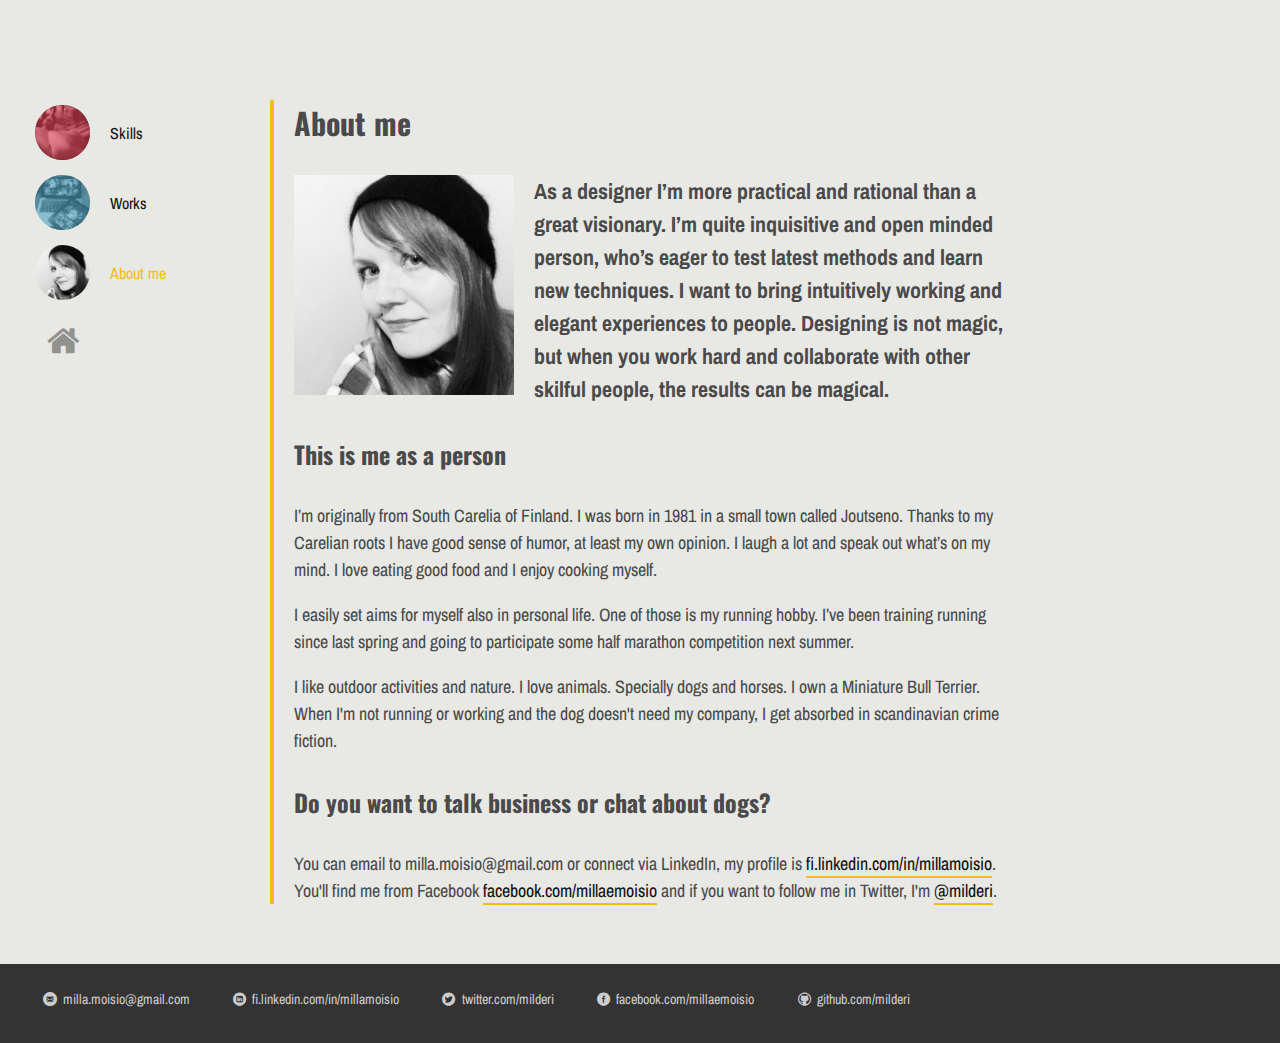
<file: about.html>
<!DOCTYPE html>
<html lang="en">  
	<head> 
		<meta charset="utf-8">
		<meta name="viewport" content="width=device-width,initial-scale=1,minimal-ui">
		<link href='https://fonts.googleapis.com/css?family=Oswald:400,300|Archivo+Narrow:400,700,400italic,700italic' rel='stylesheet' type='text/css'>
		<link rel="stylesheet" href="css/style.css">
		<link rel="shortcut icon" href="img/favicon.ico">
		<title>About me - Milla Moisio - User Interface and Interaction Designer</title>
	</head> 
	<body>
		<header class="about">
			<nav>
				<ul>
					<li class="item skills">
						<a href="skills.html"><span> Skills </span></a>
					</li>
					<li class="item works">
						<a href="works.html"><span> Works </span></a>
					</li>
					<li class="item about active">
						<a href="about.html"><span> About me</span></a>
					</li>
					<li class="item home">
						<a class="icon-home" href="index.html"> <span> Home </span> </a>
					</li>
				</ul>	
			</nav>
		</header> 
		<article class="about">
			<h1>About me</h1>
			<img src="img/me-bw.png">
			<p class="lead">
					As a designer I’m more practical and rational than a great visionary. I’m quite inquisitive and open minded person, who’s eager to test latest methods and learn new techniques. I want to bring intuitively working and elegant experiences to people. Designing is not magic, but when you work hard and collaborate with other skilful people, the results can be magical.       
			</p>

			<h2>This is me as a person</h2>
			<p>I’m originally from South Carelia of Finland. I was born in 1981 in a small town called Joutseno. Thanks to my Carelian roots I have good sense of humor, at least my own opinion. I laugh a lot and speak out what’s on my mind. I love eating good food and I enjoy cooking myself. 
			</p>
			<p>I easily set aims for myself also in personal life. One of those is my running hobby. I’ve been training running since last spring and going to participate some half marathon competition next summer.
			</p>
			<p>I like outdoor activities and nature. I love animals. Specially dogs and horses. I own a Miniature Bull Terrier. When I'm not running or working and the dog doesn't need my company, I get absorbed in scandinavian crime fiction. 
			</p>

			<h2>Do you want to talk business or chat about dogs?</h2>
			<p>You can email to milla.moisio@gmail.com or connect via LinkedIn, my profile is <a href="https://fi.linkedin.com/in/millamoisio">fi.linkedin.com/in/millamoisio</a>.
			You'll find me from Facebook <a href="https://www.facebook.com/millaemoisio">facebook.com/millaemoisio</a> and if you want to follow me in Twitter, I'm <a href="https://twitter.com/milderi">@milderi</a>.
		</article>
		<footer>
			<h2>Contact</h2> 
			<ul>
				<li class="icon-mail-circled">
					milla.moisio@gmail.com
				</li>
				<li class="icon-linkedin-circled">
					<a href="https://fi.linkedin.com/in/millamoisio">fi.linkedin.com/in/millamoisio</a>
				</li>
				<li class="icon-twitter-circled">
					<a href="https://twitter.com/milderi">twitter.com/milderi</a>
				</li>
				<li class="icon-facebook-circled">
					<a href="https://www.facebook.com/millaemoisio">facebook.com/millaemoisio</a>
				</li>
				<li class="icon-github-circled-alt2">
					<a href="https://github.com/milderi">github.com/milderi</a>
				</li>
			</ul>
		</footer>
	</body>
</html>
</file>
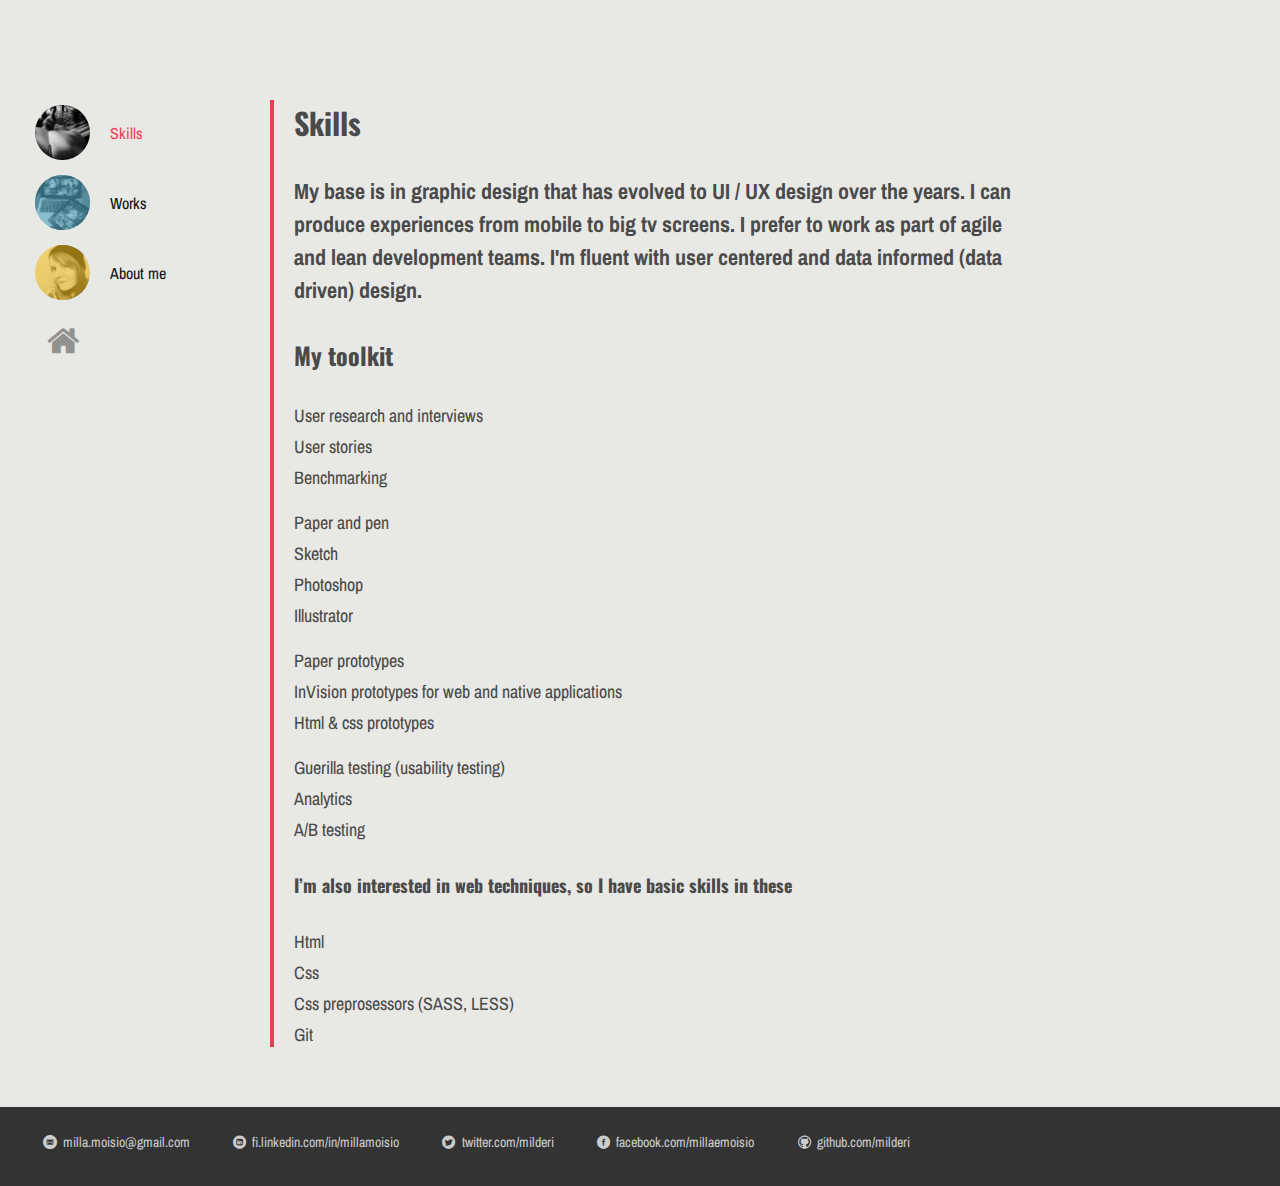
<file: skills.html>
<!DOCTYPE html>
<html lang="en"> 
	<head> 
		<meta charset="utf-8">
		<meta name="viewport" content="width=device-width,initial-scale=1,minimal-ui">
		<link href='https://fonts.googleapis.com/css?family=Oswald:400,300|Archivo+Narrow:400,700,400italic,700italic' rel='stylesheet' type='text/css'>
		<link rel="stylesheet" href="css/style.css">
		<link rel="shortcut icon" href="img/favicon.ico">
		<title>Skills - Milla Moisio - User Interface and Interaction Designer</title>
	</head> 
	<body>
		<header class="skills">
			<nav>
				<ul>
					<li class="item skills active">
						<a href="skills.html"> <span> Skills </span></a>
					</li>
					<li class="item works">
						<a href="works.html"><span> Works </span></a>
					</li>
					<li class="item about">
						<a href="about.html"><span>About me</span></a>
					</li>
					<li class="item home">
						<a class="icon-home" href="index.html"> <span> Home </span> </a>
					</li>
				</ul>	
			</nav>
		</header>
		<article class="skills">
			<h1>Skills</h1>
				<p class="lead">
					My base is in graphic design that has evolved to UI / UX design over the years. I can produce experiences from mobile to big tv screens. I prefer to work as part of agile and lean development teams. I'm fluent with user centered and data informed (data driven) design.  
				</p>
			<h2>My toolkit</h2>
				<ul> 
					<li>User research and interviews</li>
					<li>User stories</li>
					<li>Benchmarking</li>
				</ul>
				<ul> 
					<li>Paper and pen</li>
					<li>Sketch</li>
					<li>Photoshop</li>
					<li>Illustrator</li>
				</ul>
				<ul> 
					<li>Paper prototypes</li>
					<li>InVision prototypes for web and native applications</li>
					<li>Html & css prototypes</li>
				</ul>
				<ul> 
					<li>Guerilla testing (usability testing)</li>
					<li>Analytics</li>
					<li>A/B testing</li>
				</ul>
				<h3>I’m also interested in web techniques, so I have basic skills in these</h3>
				<ul> 
					<li>Html </li>
					<li>Css</li>
					<li>Css preprosessors (SASS, LESS)</li>
					<li>Git</li>
				</ul>
		</article>
		<footer>
			<h2>Contact</h2> 
			<ul>
				<li class="icon-mail-circled">
					milla.moisio@gmail.com
				</li>
				<li class="icon-linkedin-circled">
					<a href="https://fi.linkedin.com/in/millamoisio">fi.linkedin.com/in/millamoisio</a>
				</li>
				<li class="icon-twitter-circled">
					<a href="https://twitter.com/milderi">twitter.com/milderi</a>
				</li>
				<li class="icon-facebook-circled">
					<a href="https://www.facebook.com/millaemoisio">facebook.com/millaemoisio</a>
				</li>
				<li class="icon-github-circled-alt2">
					<a href="https://github.com/milderi">github.com/milderi</a>
				</li>
			</ul>
		</footer>
	</body>
</html>
</file>
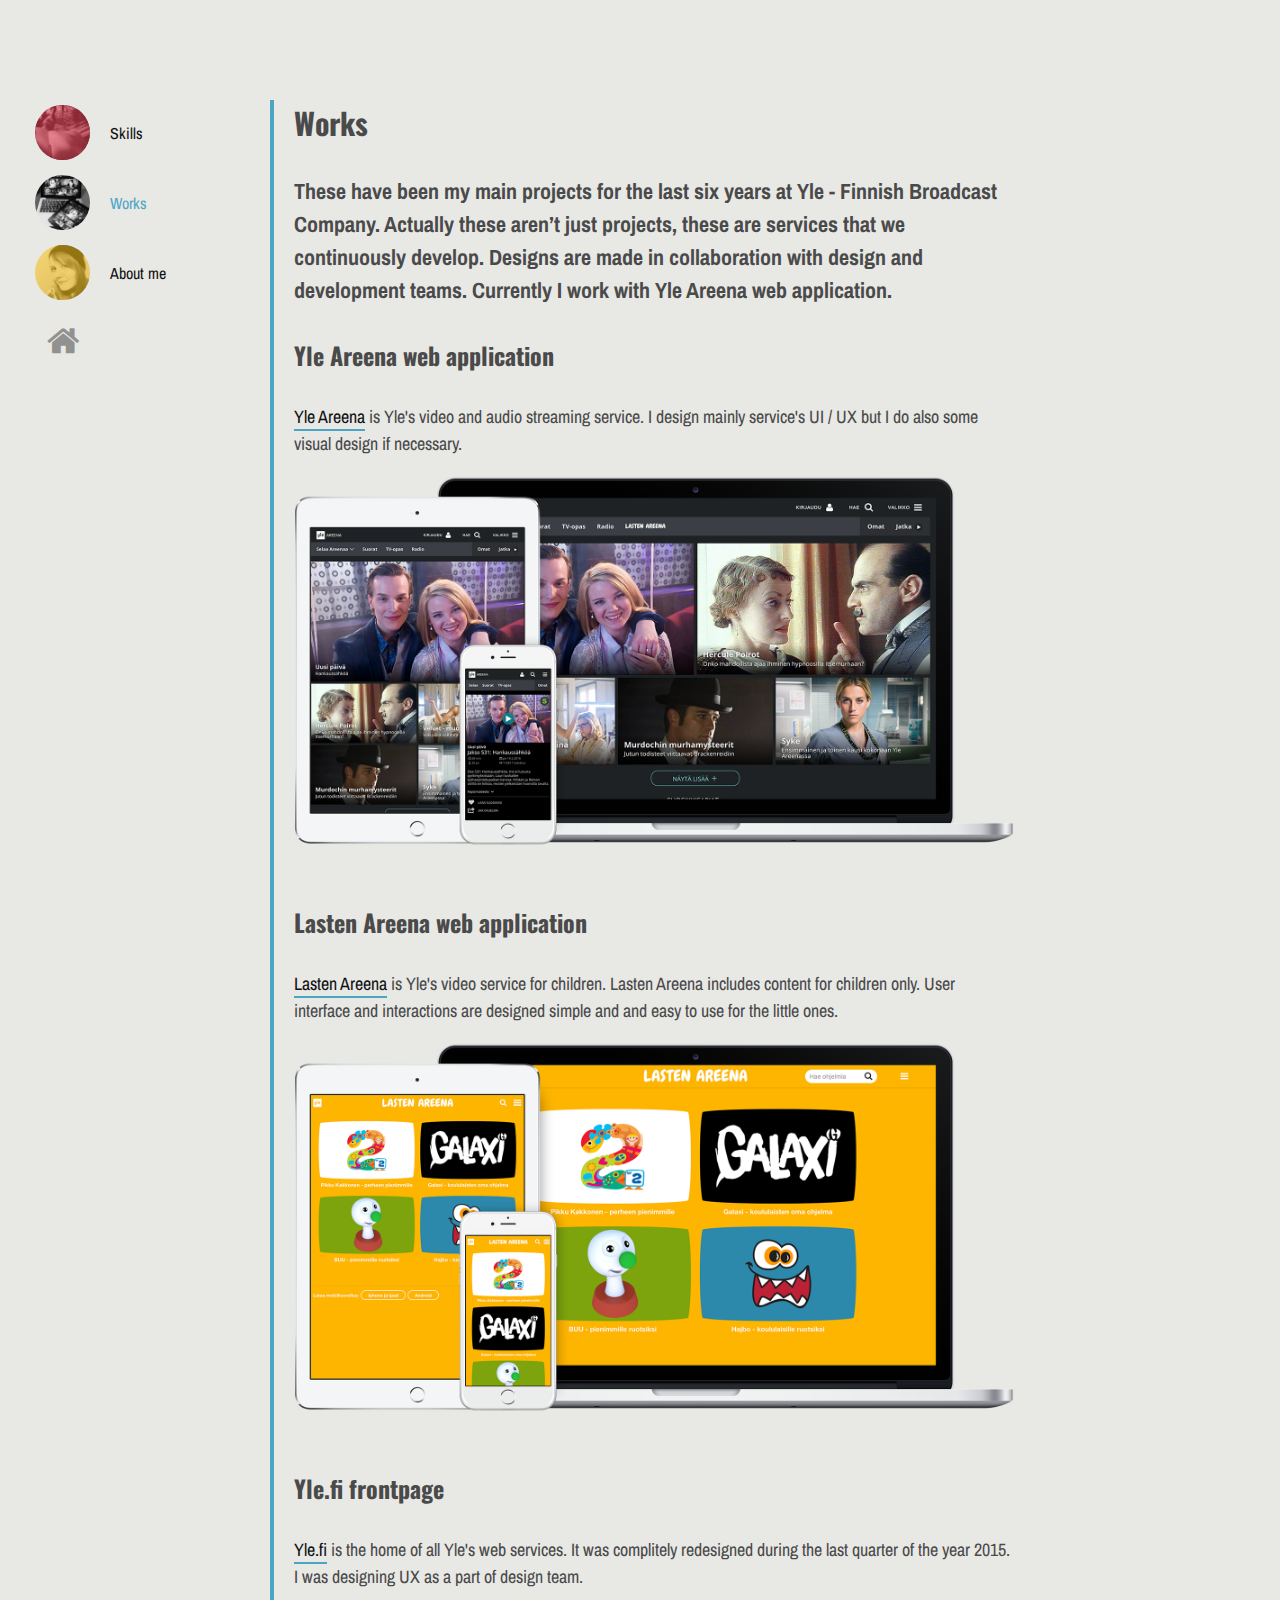
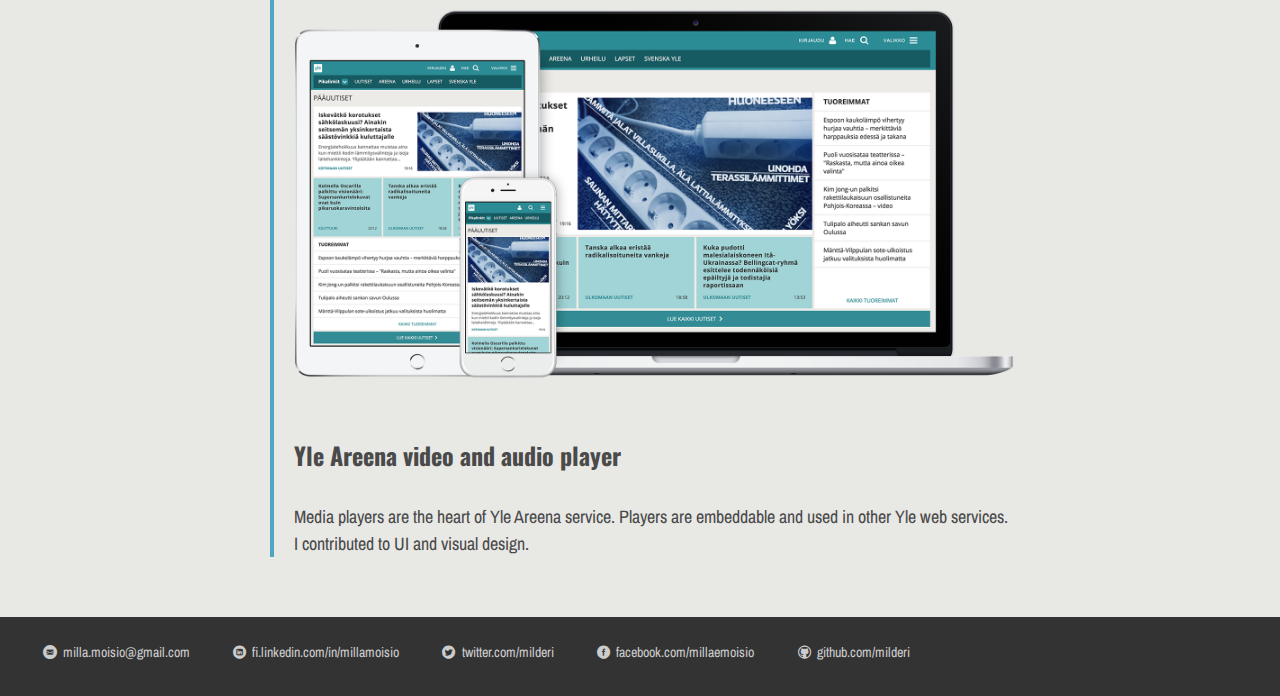
<file: works.html>
<!DOCTYPE html>
<html lang="en">  
	<head> 
		<meta charset="utf-8">
		<meta name="viewport" content="width=device-width,initial-scale=1,minimal-ui">
		<link href='https://fonts.googleapis.com/css?family=Oswald:400,300|Archivo+Narrow:400,700,400italic,700italic' rel='stylesheet' type='text/css'>
		<link rel="stylesheet" href="css/style.css">
		<link rel="shortcut icon" href="img/favicon.ico">
		<title>Works - Milla Moisio - User Interface and Interaction Designer</title>
	</head> 
	<body>
		<header class="works">
			<nav>
				<ul>
					<li class="item skills">
						<a href="skills.html"> <span> Skills </span> </a>
					</li>
					<li class="item works active">
						<a href="works.html"> <span> Works </span></a>
					</li>
					<li class="item about">
						<a href="about.html"> <span>About me </span></a>
					</li>
					<li class="item home">
						<a class="icon-home" href="index.html"> <span> Home </span> </a>
					</li>
				</ul>	
			</nav>
		</header>
		<article class="works">
			<h1>Works</h1>
			<p class="lead">
				These have been my main projects for the last six years at Yle - Finnish Broadcast Company. Actually these aren’t just projects, these are services that we continuously develop. Designs are made in collaboration with design and development teams. Currently I work with Yle Areena web application.       
			</p>
			<h2>Yle Areena web application</h2>
			<p><a href="http://areena.yle.fi/tv">Yle Areena</a> is Yle's video and audio streaming service. I design mainly service's UI / UX but I do also some visual design if necessary.</p>
			<img alt="Yle Areena showcase" src="img/areena.png">
			<h2>Lasten Areena web application</h2>
			<p><a href="http://areena.yle.fi/lapset">Lasten Areena</a> is Yle's video service for children. Lasten Areena includes content for children only. User interface and interactions are designed simple and and easy to use for the little ones.</p>
			<img alt="Lasten Areena showcase" src="img/lastenareena.png">
			<h2>Yle.fi frontpage</h2>
			<p><a href="http://yle.fi/">Yle.fi</a> is the home of all Yle's web services. It was complitely redesigned during the last quarter of the year 2015. I was designing UX as a part of design team. </p>
			<img alt="Yle.fi showcase" src="img/etusivu.png">
			<h2>Yle Areena video and audio player</h2>
			<p>Media players are the heart of Yle Areena service. Players are embeddable and used in other Yle web services. I contributed to UI and visual design.</p> 
		</article>
		<footer>
			<h2>Contact</h2> 
			<ul>
				<li class="icon-mail-circled">
					milla.moisio@gmail.com
				</li>
				<li class="icon-linkedin-circled">
					<a href="https://fi.linkedin.com/in/millamoisio">fi.linkedin.com/in/millamoisio</a>
				</li>
				<li class="icon-twitter-circled">
					<a href="https://twitter.com/milderi">twitter.com/milderi</a>
				</li>
				<li class="icon-facebook-circled">
					<a href="https://www.facebook.com/millaemoisio">facebook.com/millaemoisio</a>
				</li>
				<li class="icon-github-circled-alt2">
					<a href="https://github.com/milderi">github.com/milderi</a>
				</li>
			</ul>
		</footer>
	</body>
</html>
</file>
<file: css/style.css>
@font-face {
  font-family: 'fontello';
  src: url('../fonts/fontello.eot');
  src: url('../fonts/fontello.eot') format('embedded-opentype'),
       url('../fonts/fontello.woff') format('woff'),
       url('../fonts/fontello.ttf') format('truetype'),
       url('../fonts/fontello.svg') format('svg');
  font-weight: normal;
  font-style: normal;
}

html, body {
	margin: 0;
	padding: 0; 
}

body {
	font-family: 'Archivo Narrow', Helvetica, Arial, sans-serif;
	font-size: 100%;
	color: #4A4A4A;
	background-color: #E8E8E5;
}

p {
	font-size: 18px;
	line-height: 1.5;
}

p.lead {
	font-size: 20px;
	font-weight: 700;
}

a {
	text-decoration: none; 
	color: #111;
	border-bottom: 2px solid #111;
}

.skills a {
	border-color: #E74055;
}

.works a {
	border-color: #4DA5C4;
}

.about a {
	border-color: #F2BC19;
}

.skills a:hover {
	color: #E74055 ;
}

.works a:hover {
	color: #4DA5C4;
}

.about a:hover {
	color: #F2BC19;
}

h1, h2, h3 {
	font-family: 'Oswald', Helvetica, Arial, sans-serif;
	line-height: 1.5;
	margin: 30px 0;
}

h1 {
	font-size: 30px;
}

h2 {
	font-size: 24px;
}

h3 {
	font-size: 18px;
}

ul {
	list-style: none;
	padding: 0; 
	margin-bottom: 20px;
}

li {
	margin-bottom: 6px;
	font-size: 18px;
}

article {
	margin: 145px 20px 60px;
	max-width: 720px;

}

/* icons */

[class^="icon-"]:before, [class*=" icon-"]:before {
  font-family: "fontello";
  font-style: normal;
  font-weight: normal;
  speak: none;
 
  display: inline-block;
  text-decoration: inherit;
  width: 1em;
  margin-right: .2em;
  text-align: center;
  /* opacity: .8; */
 
  /* For safety - reset parent styles, that can break glyph codes*/
  font-variant: normal;
  text-transform: none;
     
  /* fix buttons height, for twitter bootstrap */
  line-height: 1em;
 
  /* Animation center compensation - margins should be symmetric */
  /* remove if not needed */
  margin-left: .2em;
 }

.icon-twitter-circled:before { content: '\e800'; } /* '' */
.icon-github-circled-alt2:before { content: '\e801'; } /* '' */
.icon-facebook-circled:before { content: '\e802'; } /* '' */
.icon-linkedin-circled:before { content: '\e803'; } /* '' */
.icon-mail-circled:before { content: '\e804'; } /* '' */

/* header */

header {
	padding-top: 20px;
	display: block;
	border-bottom: solid 4px #666;
	position: fixed; 
	top: 0;
	z-index: 10;
	background-color: #E8E8E5;
	width: 100%;
}

header.skills {
	border-color: #E74055;
}

header.works {
	border-color: #4DA5C4;
}

header.about {
	border-color: #F2BC19;
}

/* navigation */ 
nav ul {
	display:table;
	margin:0 20px;
}

nav ul li {
	margin: 10px 8px;
	float:left;
	display:table-cell;
}

nav ul li:first-child {
	margin-left: 0;
}

.item a span {
	position: absolute;
	top: 10px;
	display: block;
	width: 55px;
  text-align: center;
  font-size: 14px;
}

.item, .item a {
	width: 55px;
	height: 55px; 
	border-radius: 50%;
	display: block;
	background-size: 100%;
}

.item.skills {
	background-image: url(../img/skills.png);
}

.item.skills a {
	background: rgba(231, 64, 85, 0.6);
	border-bottom: none;
}

.item.works  {
	background-image: url(../img/works.png);
}

.item.works a {
	background: rgba(77, 165, 196, 0.6);
	border-bottom: none;
}

.item.about  {
	background-image: url(../img/me-bw.png);
}

.item.about a {
	background: rgba(242, 188, 25, 0.6);
	border-bottom: none;
}

.item.skills a:hover, .item.skills.active a{
	background: transparent;
	color: #E74055;
}

.item.works a:hover, .item.works.active a {
	background: transparent;
	color: #4DA5C4;
}

.item.about a:hover, .item.about.active a {
	background: transparent;
	color: #F2BC19;
}

.item.home a {
	border-bottom: none;
}

.item.home a.icon-home:before { 
	content: '\e805'; 
	font-size: 35px;
	margin-left: 10px;
	margin-top:8px;
	opacity: 0.4;
} 

.item.home a:hover.icon-home:before { 
	opacity: 1;
} 

.item.home a span {
	display: none;
}

footer {
	background-color: #333;
	z-index: 10;
	position: relative;
	bottom: 0;
	padding: 20px;
	display: block;
}

footer ul {
	display: block;
	margin-bottom: 0;
}

footer ul li, footer ul li a {
	color:#ccc;
}

footer h2 {
	display: none;
}

footer a {
	border-bottom: none;
}

/* frontpage  */

.frontpage {
	max-width: 1024px;
	text-align: center;
	margin: 0 auto;
}

.frontpage h1 {
	font-weight: 300;
	font-size: 24px; 
}

.frontpage h1 span {
	font-weight: 400;
	font-size: 42px;
	display: block; 
}

.frontpage nav ul {
	display: block;

}

.frontpage nav ul li {
	display:inline-block;
	float: none;
}

.frontpage .item, .frontpage .item a {
	width: 185px;
	height: 185px; 
	border-radius: 50%;
	display: block;
	background-size: 100%;
	color: #fff;
}

.frontpage .item {
	margin: 30px auto;
}

.frontpage .item a span {
	position: relative;
	display: inline-block;
	margin-top: 130px;
	font-size: 24px;
	width: 185px;

}

/* about */ 

.timeline-item {
	line-height: 1.5;

}

.timeline-item span {
	font-family: 'Oswald', Helvetica, Arial, sans-serif;
	display: block;
	margin: 10px 0;
}

.about img {
	max-width: 100%;
	height: auto;
}

.works img {
	max-width: 100%;
	height: auto;
	margin-bottom: 20px;
}

@media all and (min-width: 700px) {
	header {
		margin:0 20px;
		padding-top: 90px;
		display: block;
		border-bottom: none;
		position: fixed; 
		top: 0;
		left: 0;
		z-index: 10;
		background-color: #E8E8E5;
		width: 200px;
		height: 100%;
	}
	nav ul {
		display:block;
		margin:0;
	}

	nav ul li {
		margin: 15px;
		float:none;
		clear: both;
	}

	nav ul li:first-child {
		margin-left: 15px;
	}

	.item a span {
		position: relative;
		top: 17px;
		left: 75px;
		display: block;
		width: 100px;
  	text-align: left;
  	font-size: 16px;
	}	

	p, li, a {
		font-size: 18px;
	}

	p.lead {
		font-size: 22px;
	}

	article {
		margin: 100px 20px 60px 270px;
		padding: 0 20px;
		border-left: 4px solid #333;
	}

	article.skills {
		border-color: #E74055;
	}
	article.works {
		border-color: #4DA5C4;
	}
	article.about {
		border-color: #F2BC19;
	}

	.about img {
		max-width: 220px;
		height: auto;
		float:left;
		margin-right: 20px;
	}

	.works img {
		max-width: 720px;
		height: auto;
	}

	footer {
		padding: 10px 40px;
	}

	footer ul {
		display: inline-block;
	}

	footer ul li {
		float: left;
		margin: 0 40px 20px 0;
	}

	footer ul li, footer ul li a {
		font-size: 14px;
	}

	.frontpage {
		margin-top: 100px;
	}

	.frontpage h1 {
		font-size: 32px; 
	}

	.frontpage h1 span {
		font-size: 54px;
	}

	.frontpage .item, .frontpage .item a {
		width: 230px;
		height: 230px;
	}

	.frontpage .item {
		display:inline-block;
		margin: 30px;
	} 

	.frontpage .item a span {
		text-align: center;
		left: 0;
		top: 0;
		margin-top: 160px;
	}

}
</file>
